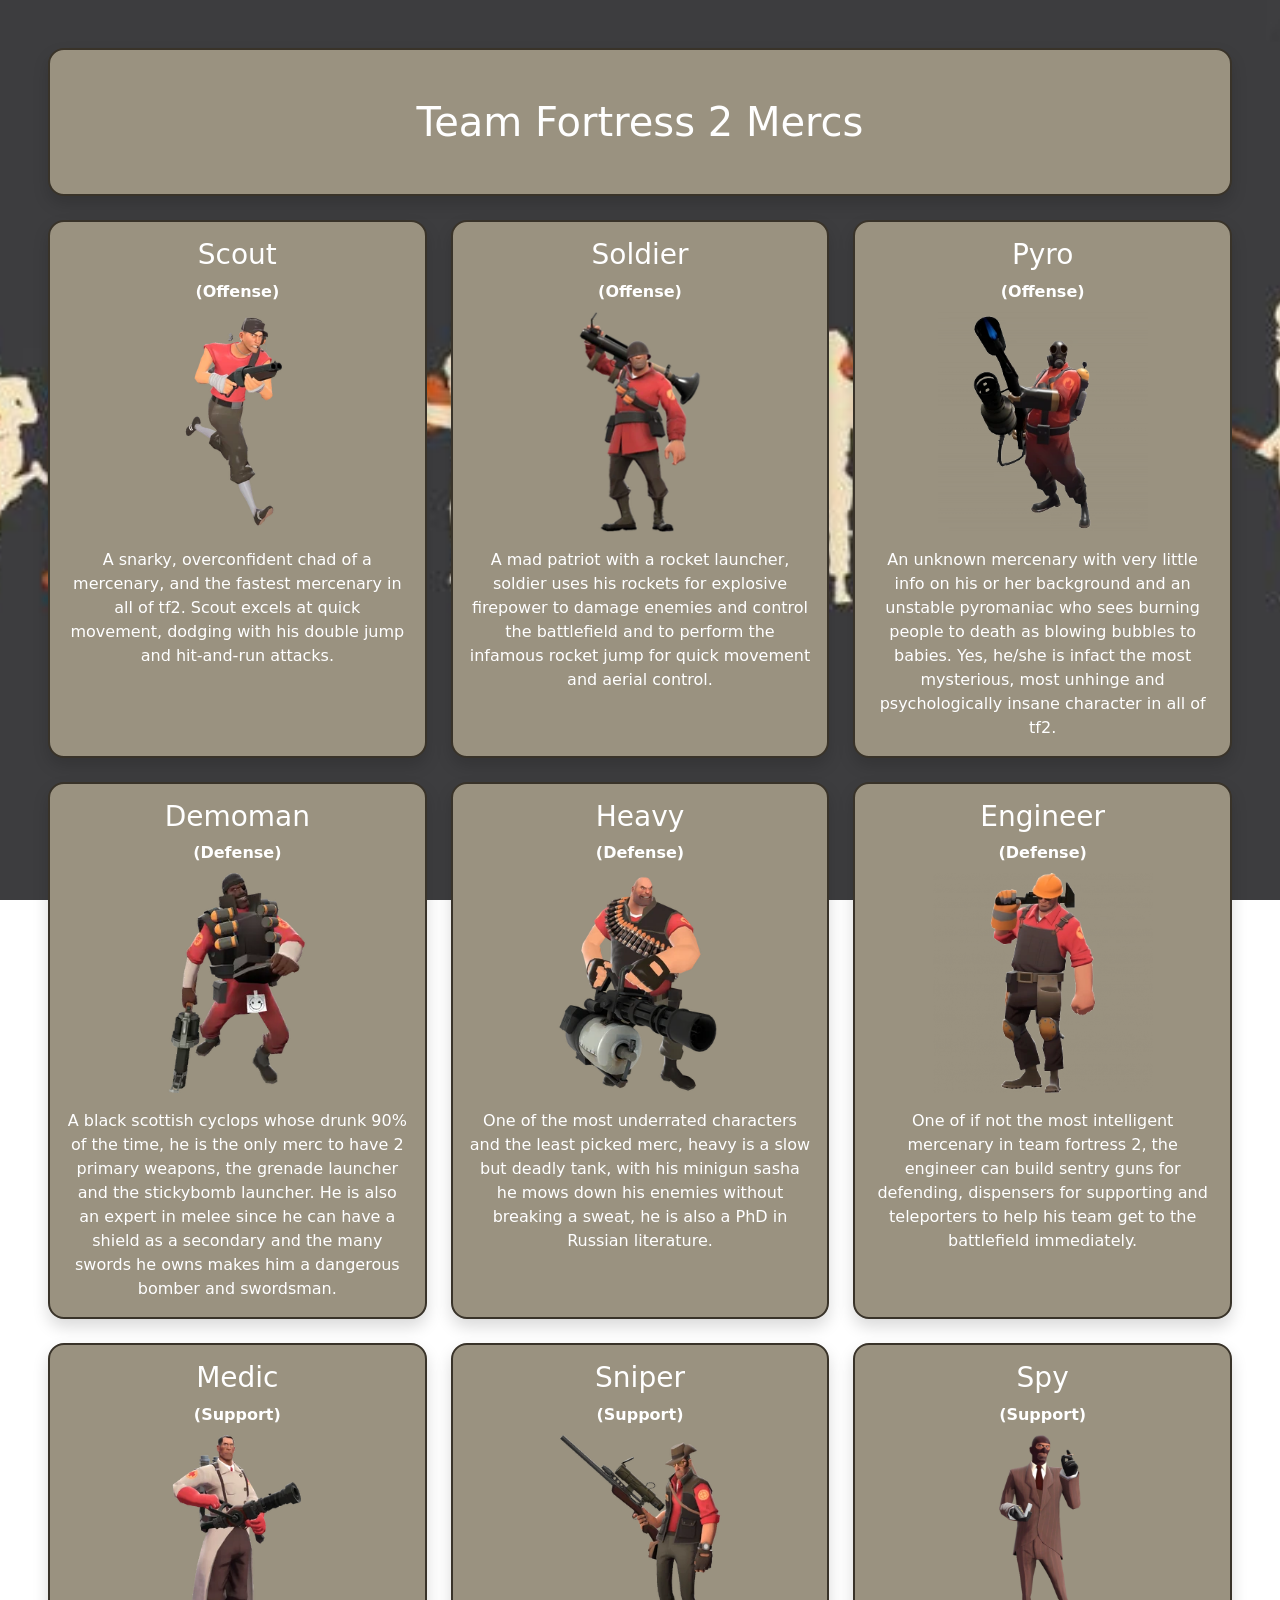
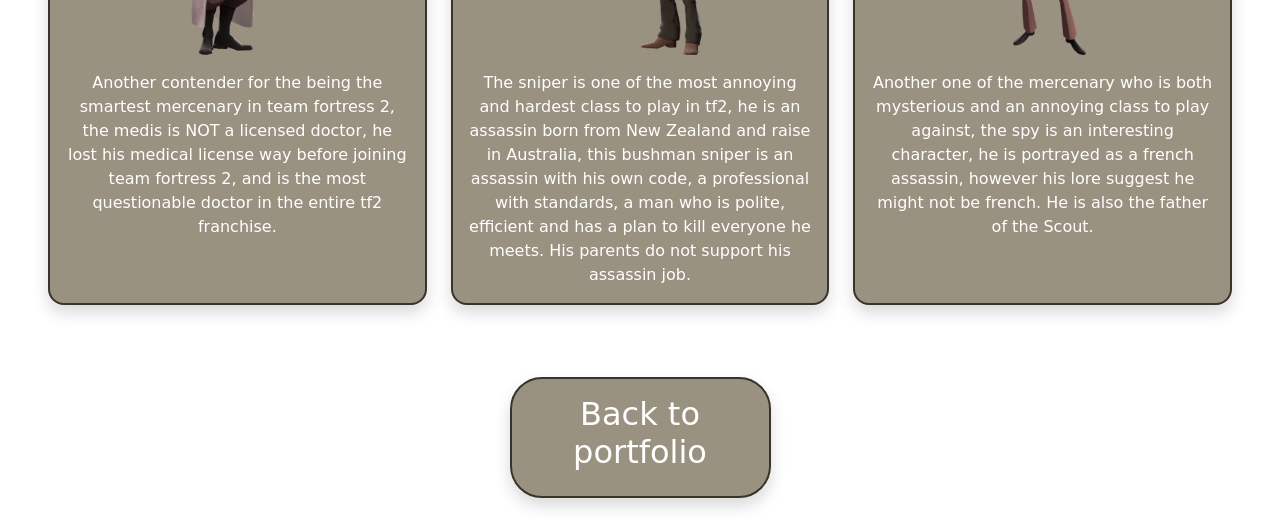
<file: activity_2_json/index.html>
<!doctype html>
<html lang="en" data-bs-theme="light">
  <head>
    <title>Team Fortress 2 Mercs</title>
    <meta charset="utf-8" />
    <meta name="viewport" content="width=device-width, initial-scale=1" />

    <link
      href="https://cdn.jsdelivr.net/npm/bootstrap@5.3.8/dist/css/bootstrap.min.css"
      rel="stylesheet"
    />

    <style>
      body {
        min-height: 100vh;
        background-image: url("images/silhouettes.jpg");
        background-size: cover;
        background-position: center;
        background-attachment: fixed;
        background-repeat: no-repeat;
      }

      .tf2-card {
        background-color: rgb(154, 146, 128);
        color: #201d18;
        border: 2px solid #393329;
      }

      .merc-image {
        width: 100%;
        height: 220px;
        object-fit: contain;
        object-position: center;
      }

      .merc-card {
        height: 100%;
      }

      .merc-description {
        overflow-wrap: anywhere;
      }

      .card {
        background-color: rgb(154, 146, 128);
        color: #201d18;
        border: 2px solid #393329;
        object-position: center;
      }
    </style>
  </head>

  <body>
    <div class="container-fluid p-4 p-md-5">
      <div class="card tf2-card rounded-4 p-4 p-md-5 shadow mb-4 text-white">
        <h1 class="text-center mb-0">Team Fortress 2 Mercs</h1>
      </div>

      <div class="row g-4" id="parent"></div>
    </div>

    <div class="container my-4">
      <div class="row justify-content-center">
        <div class="col-3 text-center">
          <div class="card rounded-5 p-3 shadow">
            <div class="h2 text-white">Back to portfolio</div>
          </div>
        </div>
      </div>
    </div>
    <script>
      const people = [
        {
          tf2class: "Scout",
          classtype: "(Offense)",
          image: "Scout_Full_Body.webp",
          description:
            "A snarky, overconfident chad of a mercenary, and the fastest mercenary in all of tf2. Scout excels at quick movement, dodging with his double jump and hit-and-run attacks.",
        },
        {
          tf2class: "Soldier",
          classtype: "(Offense)",
          image: "250px-Soldier.webp",
          description:
            "A mad patriot with a rocket launcher, soldier uses his rockets for explosive firepower to damage enemies and control the battlefield and to perform the infamous rocket jump for quick movement and aerial control.",
        },
        {
          tf2class: "Pyro",
          classtype: "(Offense)",
          image: "300px-Pyro.webp",
          description:
            "An unknown mercenary with very little info on his or her background and an unstable pyromaniac who sees burning people to death as blowing bubbles to babies. Yes, he/she is infact the most mysterious, most unhinge and psychologically insane character in all of tf2.",
        },
        {
          tf2class: "Demoman",
          classtype: "(Defense)",
          image: "Demoman.webp",
          description:
            "A black scottish cyclops whose drunk 90% of the time, he is the only merc to have 2 primary weapons, the grenade launcher and the stickybomb launcher. He is also an expert in melee since he can have a shield as a secondary and the many swords he owns makes him a dangerous bomber and swordsman.",
        },
        {
          tf2class: "Heavy",
          classtype: "(Defense)",
          image: "H.W.G.webp",
          description:
            "One of the most underrated characters and the least picked merc, heavy is a slow but deadly tank, with his minigun sasha he mows down his enemies without breaking a sweat, he is also a PhD in Russian literature.",
        },
        {
          tf2class: "Engineer",
          classtype: "(Defense)",
          image: "300px-Engineer.webp",
          description:
            "One of if not the most intelligent mercenary in team fortress 2, the engineer can build sentry guns for defending, dispensers for supporting and teleporters to help his team get to the battlefield immediately.",
        },
        {
          tf2class: "Medic",
          classtype: "(Support)",
          image: "Medic.webp",
          description:
            "Another contender for the being the smartest mercenary in team fortress 2, the medis is NOT a licensed doctor, he lost his medical license way before joining team fortress 2, and is the most questionable doctor in the entire tf2 franchise.",
        },
        {
          tf2class: "Sniper",
          classtype: "(Support)",
          image: "Sniper.webp",
          description:
            "The sniper is one of the most annoying and hardest class to play in tf2, he is an assassin born from New Zealand and raise in Australia, this bushman sniper is an assassin with his own code, a professional with standards, a man who is polite, efficient and has a plan to kill everyone he meets. His parents do not support his assassin job.",
        },
        {
          tf2class: "Spy",
          classtype: "(Support)",
          image: "Spy.webp",
          description:
            "Another one of the mercenary who is both mysterious and an annoying class to play against, the spy is an interesting character, he is portrayed as a french assassin, however his lore suggest he might not be french. He is also the father of the Scout.",
        },
      ];

      const elParent = document.getElementById("parent");

      for (let i = 0; i < people.length; i++) {
        elParent.innerHTML += `
          <div class="col-12 col-md-6 col-lg-4">
            <div class="card tf2-card merc-card p-3 shadow rounded-4 text-center text-white">

              <h2 class="h3">
                ${people[i].tf2class}
              </h2>

              <p class="fw-bold mb-2">
                ${people[i].classtype}
              </p>

              <img
                src="images/${people[i].image}"
                alt="${people[i].tf2class}"
                class="merc-image mb-3"
                loading="lazy"
              />

              <p class="merc-description mb-0">
                ${people[i].description}
              </p>

            </div>
          </div>
        `;
      }
    </script>

    <script
      src="https://cdn.jsdelivr.net/npm/bootstrap@5.3.8/dist/js/bootstrap.bundle.min.js"
      crossorigin="anonymous"
    ></script>
  </body>
</html>
</file>
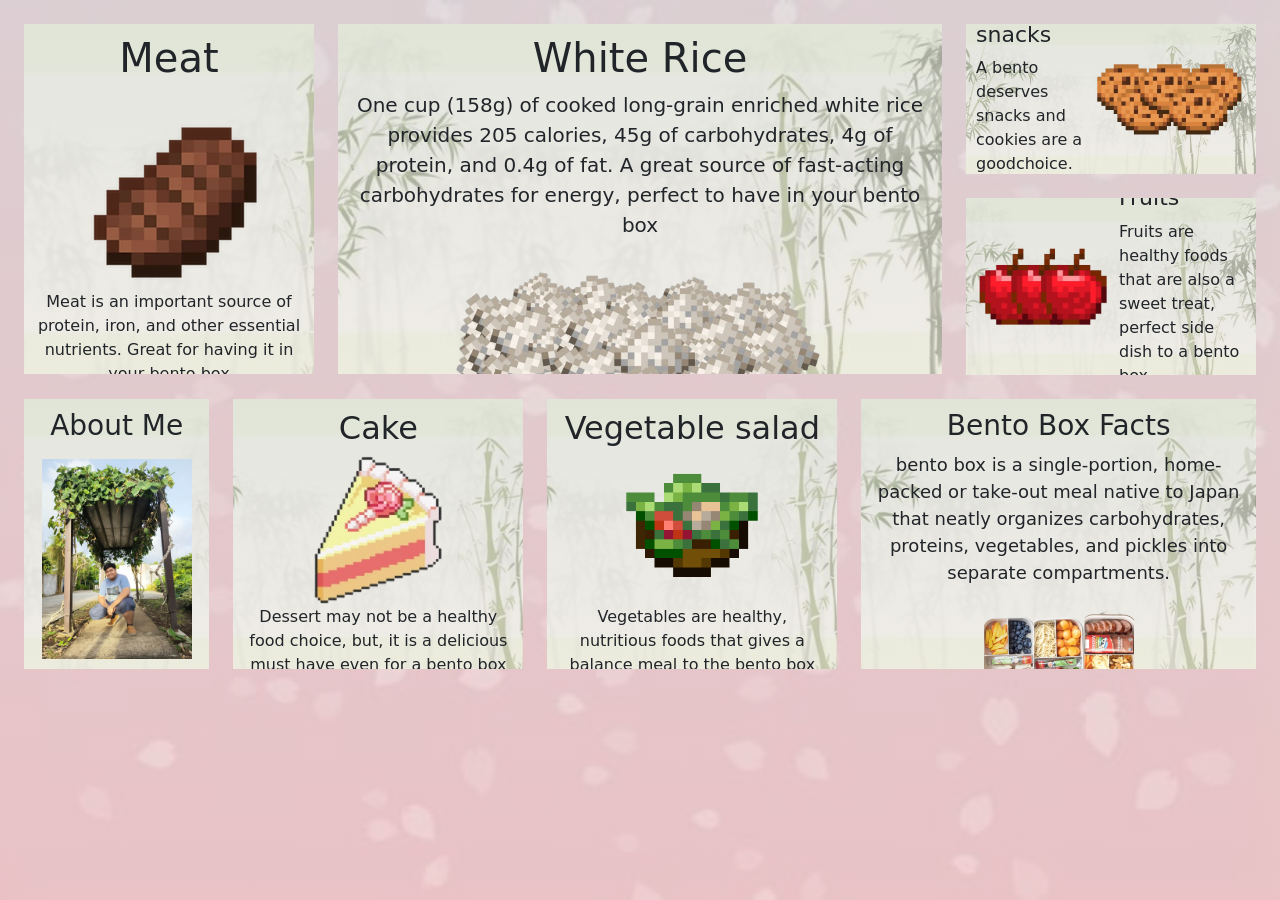
<file: bento_layout/index.html>
<!doctype html>
<html lang="en">
  <head>
    <meta charset="utf-8" />
    <meta name="viewport" content="width=device-width, initial-scale=1" />

    <link
      href="https://cdn.jsdelivr.net/npm/bootstrap@5.0.2/dist/css/bootstrap.min.css"
      rel="stylesheet"
      integrity="sha384-EVSTQN3/azprG1Anm3QDgpJLIm9Nao0Yz1ztcQTwFspd3yD65VohhpuuCOmLASjC"
      crossorigin="anonymous"
    />
    <link rel="stylesheet" href="style.css" />

    <title>First activity</title>
  </head>
  <body>
    <div class="container-fluid p-4">
      <div class="row g-4 mb-4">
        <div class="col-sm-3">
          <div class="box top-tall-steak">
            <h1>Meat</h1>
            <img src="images/Steak_JE4_BE3.webp" alt="Steak" />
            <p>Meat is an important source of protein, iron, and other essential nutrients. Great for having it in your bento box</p>
          </div>
        </div>
        <div class="col-sm-6">
          <div class="box top-tall-rice">
            <h1>White Rice</h1>
            <p>One cup (158g) of cooked long-grain enriched white rice provides 205 calories, 45g of carbohydrates, 4g of protein, and 0.4g of fat.
            A great source of fast-acting carbohydrates for energy, perfect to have in your bento box
            </p>
            <img src="images/rice2.png" alt="Rice" />
          </div>
        </div>
        <div class="col-sm-3">
          <div class="d-flex flex-column gap-4 h-100">
            <div class="box top-small-cookies">
              <div class="cookies-text">
              <h3>snacks</h3>
              <p>A bento deserves snacks and cookies are a goodchoice.</p>
            </div>
              <img src="images/cookies.png" alt="Cookies" />
            </div>   
            <div class="box top-small-apples">
              <img src="images/apples.png" alt="Apples" />
            <div class="apples-text">
              <h3>Fruits</h3>
              <p>Fruits are healthy foods that are also a sweet treat, perfect side dish to a bento box</p>
            </div>
            </div>
          </div>
        </div>
      </div>
      <div class="row g-4">
        <div class="col-sm-2">
          <div class="d-flex flex-column gap-4">
            <div class="box bottom-tall-more">
              <h3>About Me</h3>
              <a href="http://ennerdAJME.github.io/index.html"><img src="images/me.jpg" alt="portfolio"></a>
            </div>
          </div>
        </div>
        <div class="col-sm-3">
          <div class="box bottom-tall-cake">
              <h2>Cake</h2>
              <img src="images/cake.png" alt="Cake" />
            <p>Dessert may not be a healthy food choice, but, it is a delicious must have even for a bento box</p>
          </div>
        </div>
        <div class="col-sm-3">
          <div class="box bottom-tall-salad">
            <h2>Vegetable salad</h2>
            <img src="images/Mixed_Salad.webp" alt="Salad" />
            <p>Vegetables are healthy, nutritious foods that gives a balance meal to the bento box</p>
          </div>
        </div>
        <div class="col-sm-4">
          <div class="box bottom-tall-diet">
            <h3>Bento Box Facts</h3>
            <p>bento box is a single-portion, home-packed or take-out meal native to Japan that neatly organizes carbohydrates, proteins, vegetables, and pickles into separate compartments.</p>
          <img src="images/bento-box.png" alt="bento box">
          </div>
        </div>
      </div>
    </div>
    </div>
  </body>
</html>
</file>
<file: bento_layout/style.css>
body {
    background-color: #d9d9d9;
    background-image: linear-gradient(rgba(217, 217, 217, 0.65), hsla(0, 52%, 85%, 0.65)), url("images/sakura.jpeg");;
    background-repeat: no-repeat;
    background-size: cover;
    background-attachment: fixed;
}
.box {
    position: relative;
    width: 100%;
    overflow: hidden;
    background-color: #d6d3d3;
    background-image: linear-gradient(rgba(217, 217, 217, 0.65), rgba(234, 227, 227, 0.65)), url("images/bamboo.jpg");
    background-position: center;
    background-repeat: no-repeat;
    background-size: cover;
    display: flex;
    justify-content: center;
}
.box img {
    display: block;
    width: 100%;
    height: 100%;
    max-width: 100%;
    max-height: 100%;
    object-fit: contain;
}

.top-tall-steak {
    height: 350px;
    display: flex;
    flex-direction: column;
    justify-content: space-between;
    align-items: center;
    padding: 10px;
    overflow: hidden;
}
.top-tall-steak h1 {
    text-align: center;
}
.top-tall-steak img {
    width: 500px;
    height: 200px;
    object-fit: contain;
    object-position: center;
}
.top-tall-steak p {
    margin: 0;
    text-align: center;
    font-size: 16px;
}
.top-tall-rice{
    height: 350px;
    display: flex;
    flex-direction: column;
    justify-content: space-between;
    align-items: center;
    object-position: bottom;
    padding: 10px;
    overflow: hidden;
}
.top-tall-rice img {
    height: 200px;
    width: 500px;
    object-fit:contain;
    object-position: bottom;
}
.top-tall-rice h1 {
    text-align: center;
}
.top-tall-rice p {
    text-align: center;
    font-size: 20px;
}
.top-small-cookies{
    height: 150px;
    display: flex;
    flex-direction: row;
    justify-content: space-between;
    align-items: center;
    padding: 10px;
    gap: 8px;
    overflow: hidden;
}
.top-small-cookies img {
    width: 150px;
    height: 100px;
    object-fit: contain;
    object-position: center;
    flex-shrink: 0;
}
.top-small-cookies h3 {
    margin: 0 0 8px;
    font-size: 22px;
}
.top-small-cookies p {
    margin: 0;
    font-size: 16px;
}
.top-small-cookies .cookies-text {
    flex: 1;
    min-width: 0;
    display: flex;
    flex-direction: column;
    justify-content: center;
}
.top-small-apples {
    height: 177px;
    display: flex;
    flex-direction: row;
    justify-content: space-between;
    align-items: center;
    padding: 10px;
    gap: 8px;
    overflow: hidden;
}
.top-small-apples img {
    width: 135px;
    height: 100px;
    object-fit: contain;
    object-position: center;
    flex-shrink: 0; 
}
.top-small-apples h3 {
    margin: 0 0 8px;
    font-size: 22px;
}
.top-small-apples p {
    margin: 0;
    font-size: 16px;
}
.top-small-apples .apples-text {
    flex: 1;
    min-width: 0;
    display: flex;
    flex-direction: column;
    justify-content: right;
}
.bottom-tall-more {
    height: 270px;
    display: flex;
    flex-direction: column;
    justify-content: space-between;
    align-items: center;
    object-position: bottom;
    padding: 10px;
    overflow: hidden;
}
.bottom-tall-more h2 {
    text-align: center;
}
.bottom-tall-more img {
    height: 200px;
    width: 300px;
    object-fit:contain;
    object-position: center; 
}
.bottom-tall-cake {
    height: 270px;
    display: flex;
    flex-direction: column;
    justify-content: space-between;
    align-items: center;
    object-position: bottom;
    padding: 10px;
    overflow: hidden;
}
.bottom-tall-cake h2 {
    text-align: center;
}
.bottom-tall-cake img {
    height: 150px;
    width: 500px;
    object-fit:contain;
    object-position: center; 
}
.bottom-tall-cake p {
    margin: 0;
    text-align: center;
    font-size: 16px;
}
.bottom-tall-salad {
    height: 270px;
    display: flex;
    flex-direction: column;
    justify-content: space-between;
    align-items: center;
    object-position: bottom;
    padding: 10px;
    overflow: hidden;
}
.bottom-tall-salad h2{
    text-align: center;
}
.bottom-tall-salad img {
    height: 150px;
    width: 500px;
    object-fit:contain;
    object-position: center; 
}
.bottom-tall-salad p {
    margin: 0;
    text-align: center;
    font-size: 16px;
}
.bottom-tall-diet {
    height: 270px;
    display: flex;
    flex-direction: column;
    justify-content: space-between;
    align-items: center;
    padding: 10px;
    overflow: hidden;
}
.bottom-tall-diet img {
    width: 150px;
    height: 120px;
    object-fit: contain;
    object-position: center;
}
.bottom-tall-diet h2 {
    text-align: center;
}
.bottom-tall-diet p {
    text-align: center;
    font-size: 18px;
}
</file>
